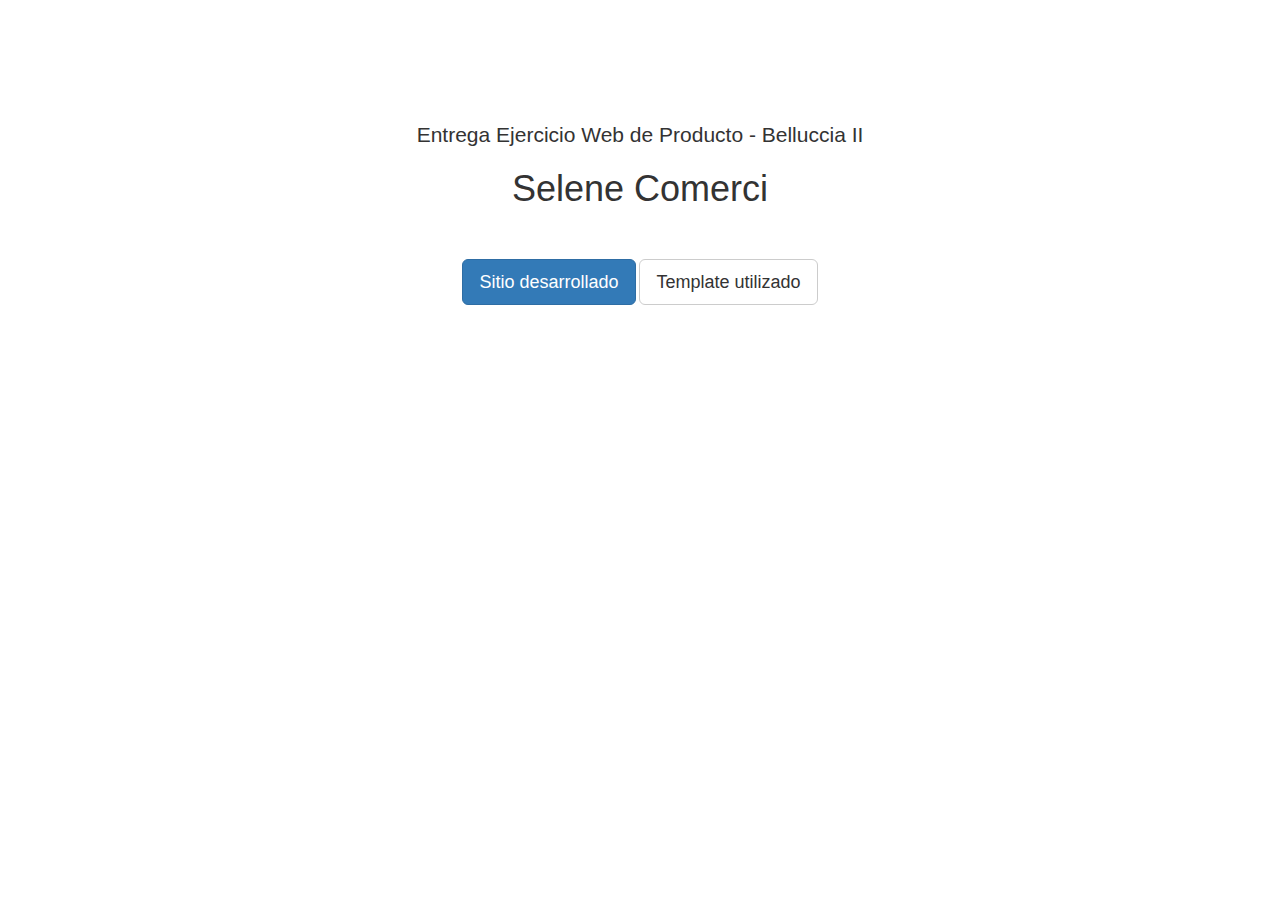
<file: index.html>
<!DOCTYPE html>
<html lang="es">

<head>

    <meta charset="utf-8">
    <meta http-equiv="X-UA-Compatible" content="IE=edge">
    <meta name="viewport" content="width=device-width, initial-scale=1">
    <meta name="description" content="">
    <meta name="author" content="">

    <title>Entrega Web de Producto - Belluccia II</title>

    <link rel="stylesheet" href="https://maxcdn.bootstrapcdn.com/bootstrap/3.3.7/css/bootstrap.min.css" integrity="sha384-BVYiiSIFeK1dGmJRAkycuHAHRg32OmUcww7on3RYdg4Va+PmSTsz/K68vbdEjh4u" crossorigin="anonymous">

</head>

<body>
    <div class="container">

        <div class="row">
            <div class="col-lg-12 text-center" style="margin-top:100px">
                <h2 class="lead">Entrega Ejercicio Web de Producto - Belluccia II</h2>
                <h1>Selene Comerci</h1>
                <p style="margin-top:50px">
                    <a class="btn btn-primary btn-lg" href="./kitchenaid.html" target="_blank">Sitio desarrollado</a> 
                    <a class="btn btn-default btn-lg" href="https://demo.web3canvas.com/themeforest/proland/index_indegogo.html" target="_blank">Template utilizado</a>
                </p>
            </div>
        </div>
    </div>
    
    <script src="https://ajax.googleapis.com/ajax/libs/jquery/1.12.4/jquery.min.js"></script>
    <script src="https://maxcdn.bootstrapcdn.com/bootstrap/3.3.7/js/bootstrap.min.js" integrity="sha384-Tc5IQib027qvyjSMfHjOMaLkfuWVxZxUPnCJA7l2mCWNIpG9mGCD8wGNIcPD7Txa" crossorigin="anonymous"></script>
</body>

</html>
</file>
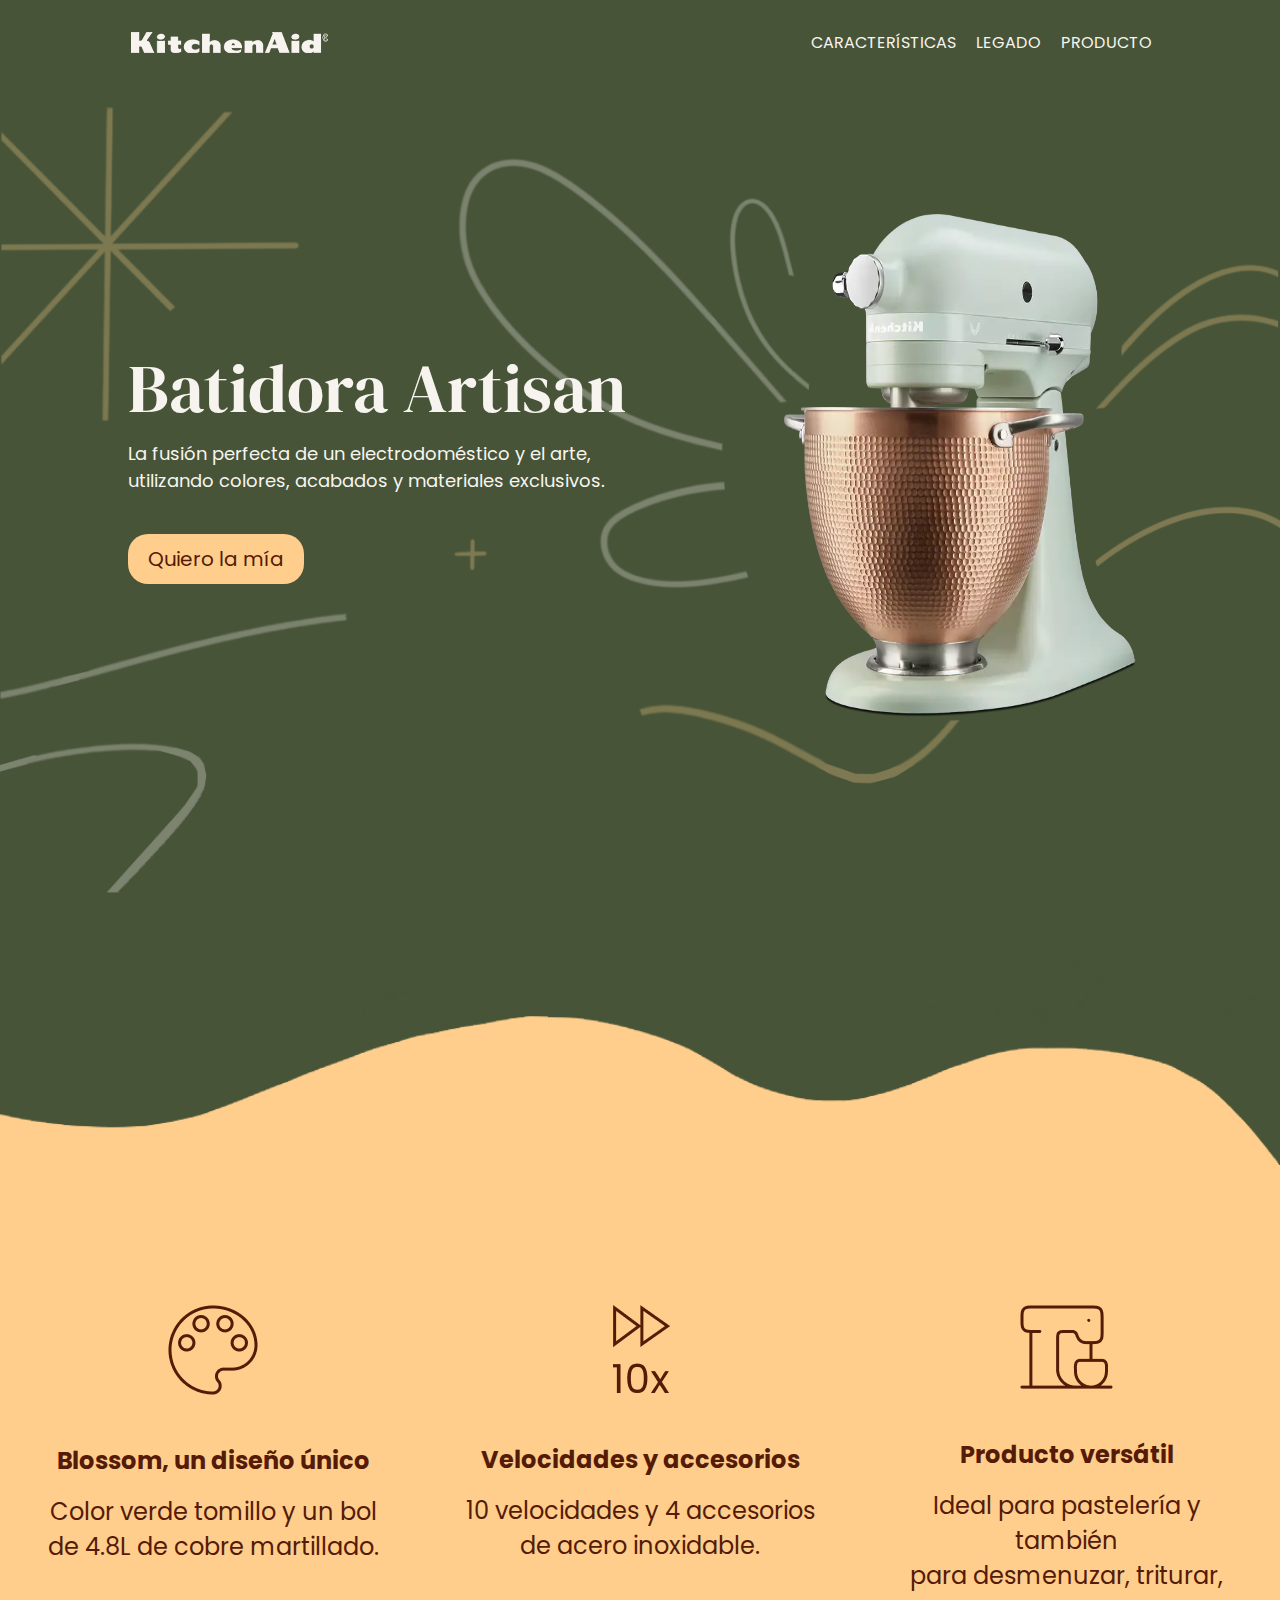
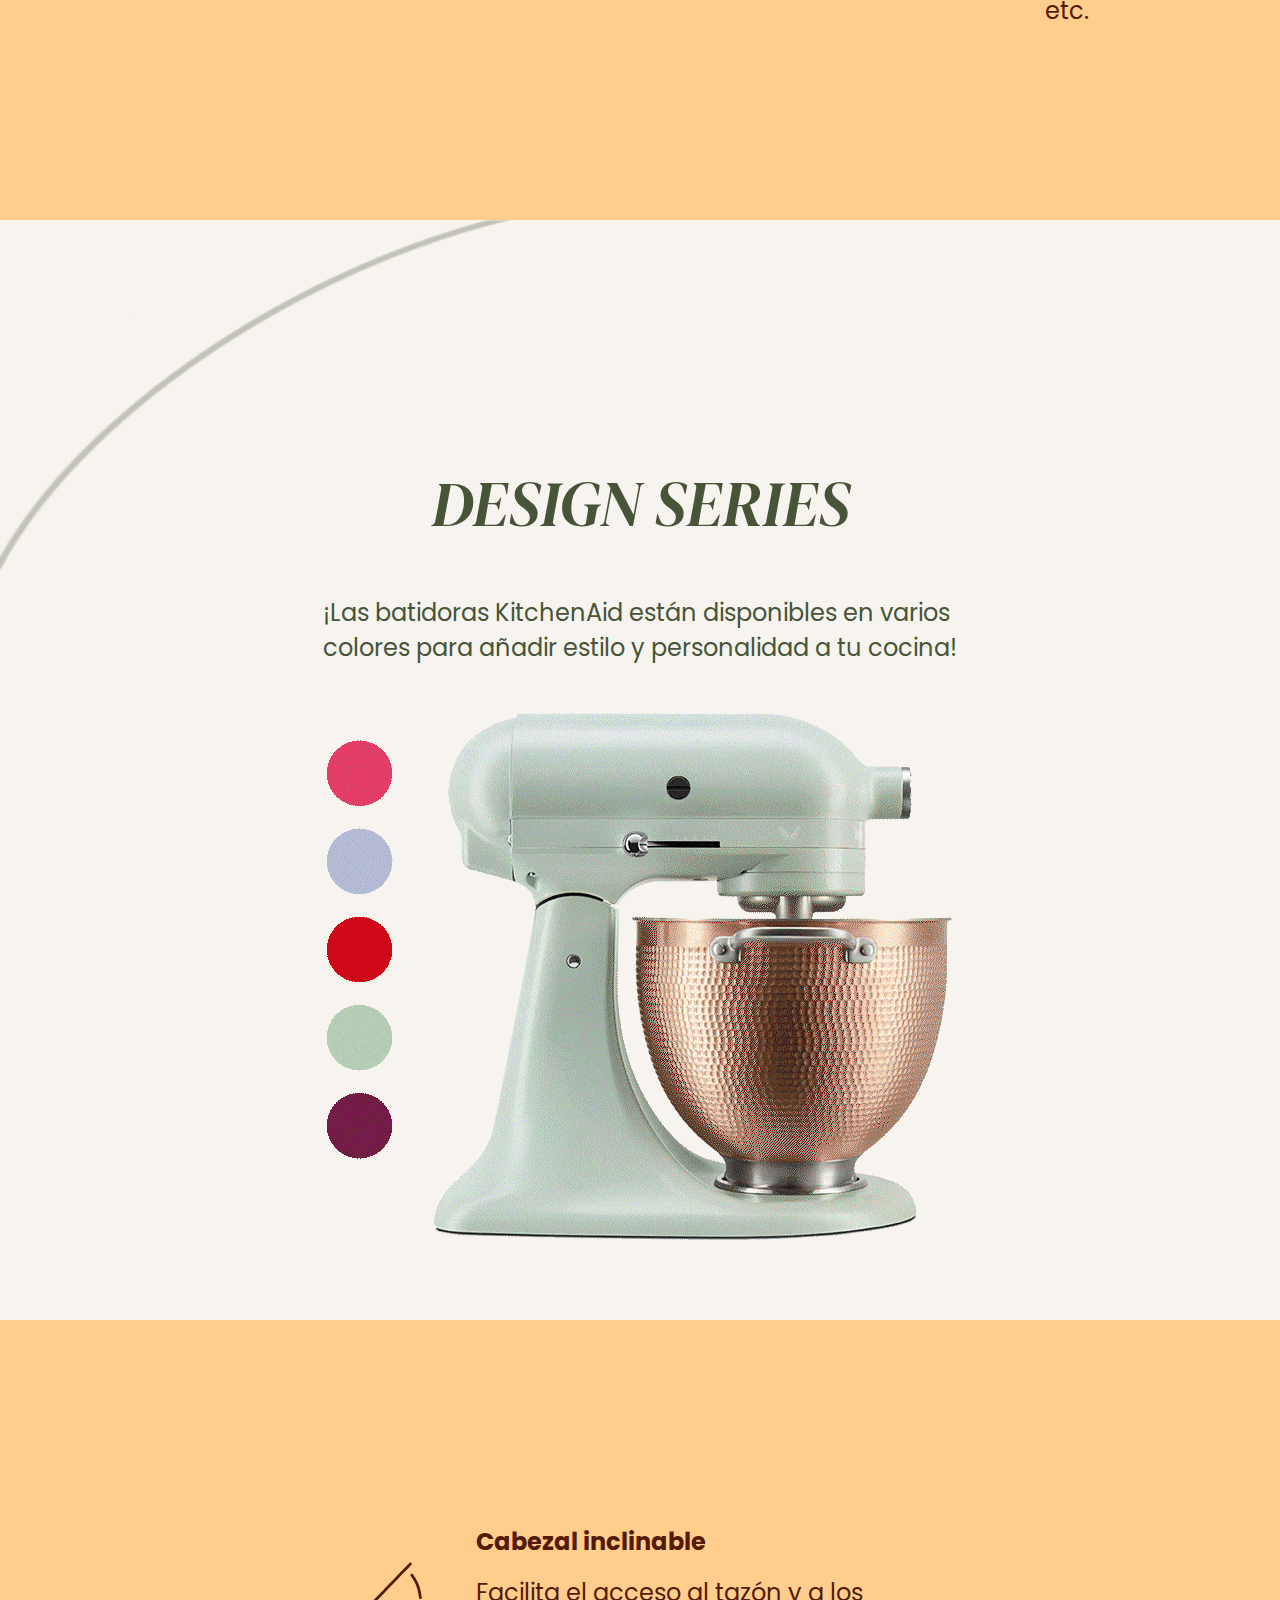
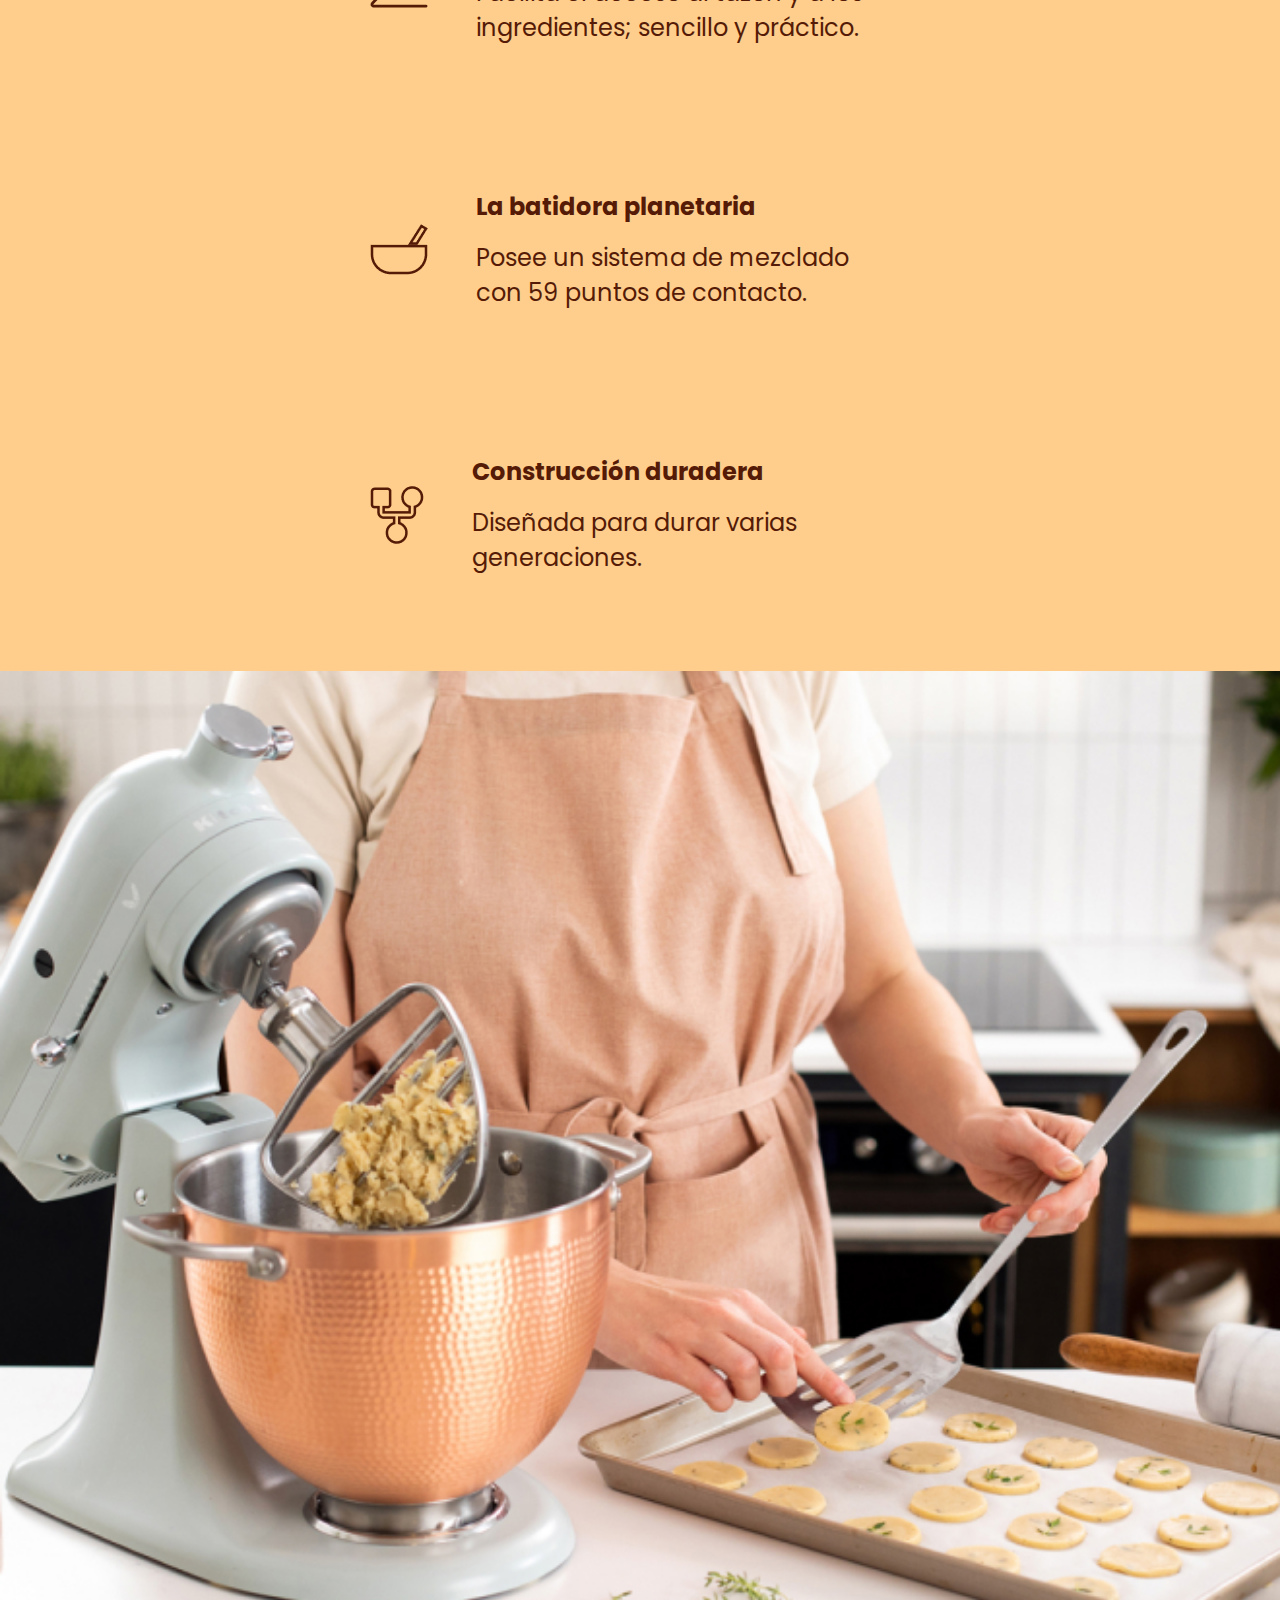
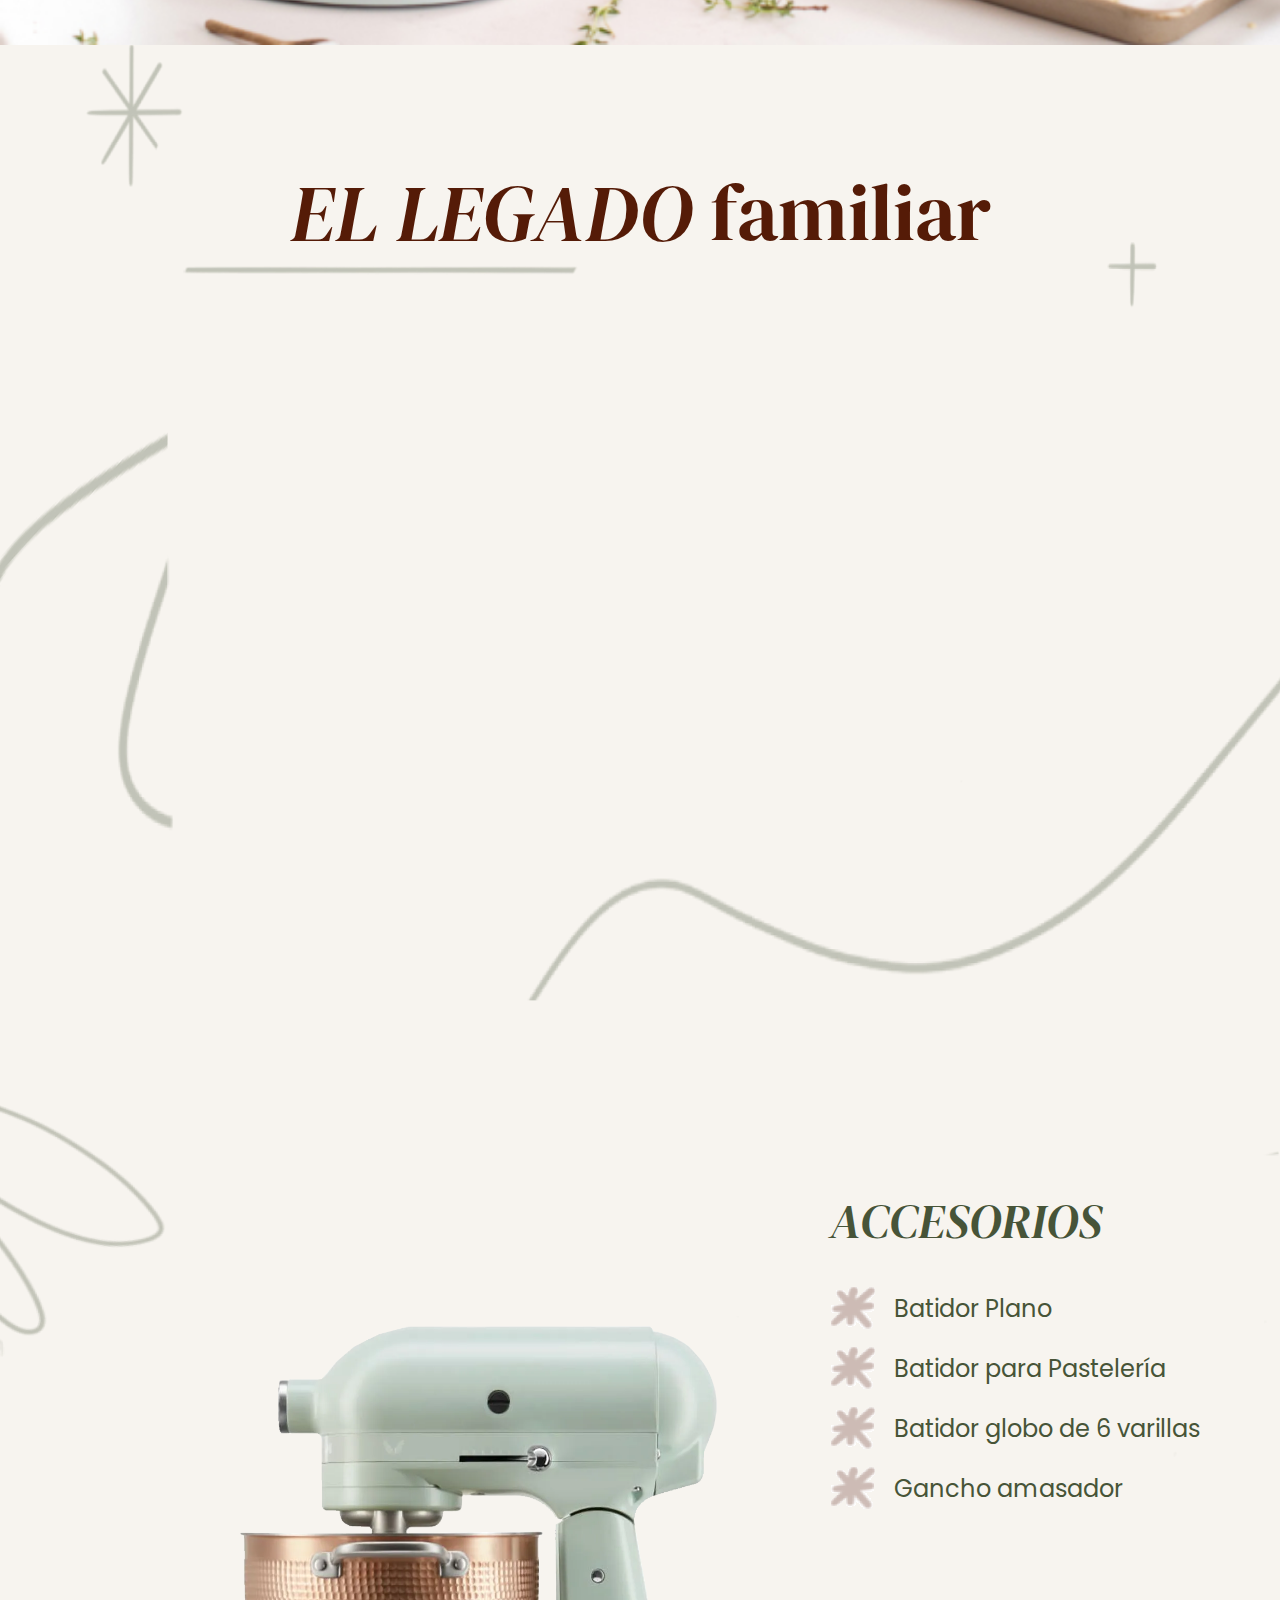
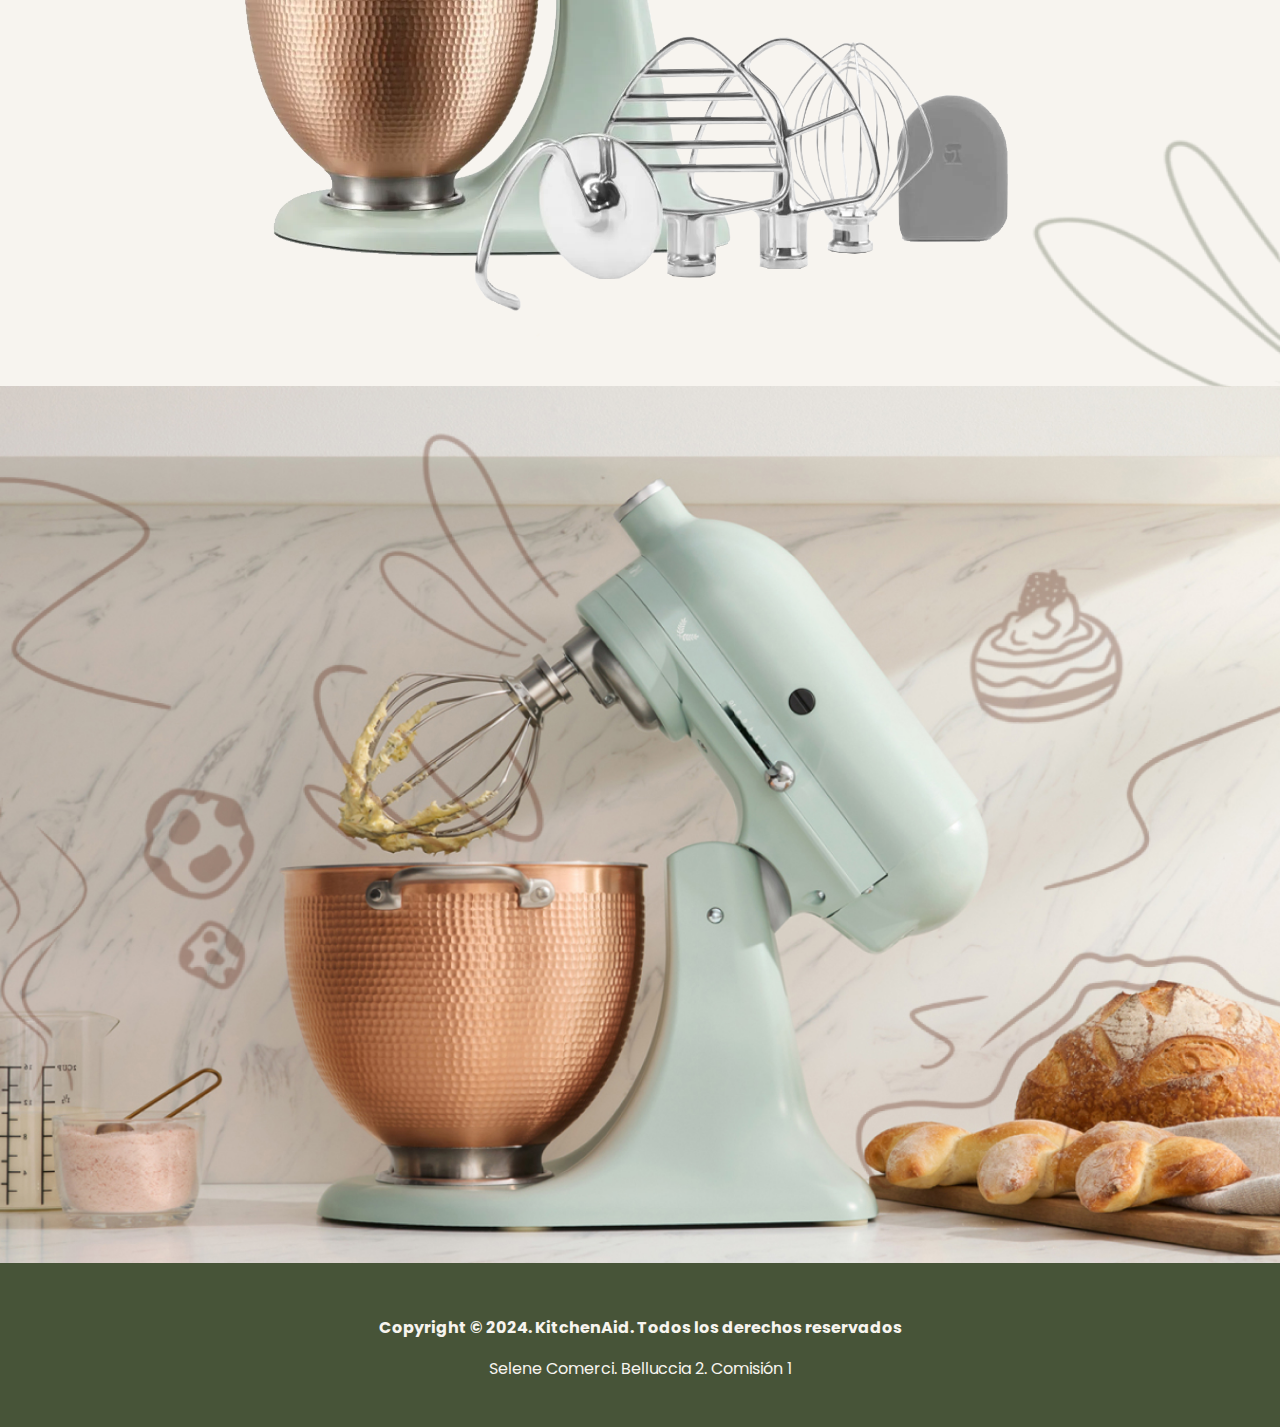
<file: kitchenaid.html>
<!DOCTYPE html>
<html lang="en">
<head>
    <meta charset="UTF-8">
    <meta name="viewport" content="width=device-width, initial-scale=1.0">
    <title>KitchenAid - Batidoras Design Series</title>
    <link rel="stylesheet" href="https://cdn.jsdelivr.net/npm/bootstrap-icons@1.11.3/font/bootstrap-icons.min.css">
    <link rel="stylesheet" href="./css/global.css">
    <link rel="stylesheet" href="./css/nav.css">
    <link rel="stylesheet" href="./css/fase1.css">
    <link rel="stylesheet" href="./css/fase2.css">
    <link rel="stylesheet" href="./css/fase3.css">
    <link rel="stylesheet" href="./css/fase4.css">
    <link rel="stylesheet" href="./css/fase5.css">
    <link rel="stylesheet" href="./css/fase6.css">
    <link rel="stylesheet" href="./css/fase7.css">
    <link rel="stylesheet" href="./css/fase8.css">
</head>
<body id="body">
    <header>
        <a class="" href="#body"><img src="./images/logo-white.png" class="" alt="Logo"></a>
        <button id="abrir-menu" class="abrir-menu"><i class="bi bi-list"></i></button>
        <nav class="nav" id="nav">
            <button id="cerrar-menu" class="cerrar-menu"><i class="bi bi-x"></i></button>
            <ul class="nav-list">
                <li><a href="#caracteristicas">CARACTERÍSTICAS</a></li>
                <li><a href="#legado">LEGADO</a></li>
                <li><a href="#productos">PRODUCTO</a></li>
            </ul>
        </nav>

    </header>


    <div class="fase1">
        <div class="background1">
            <img class="background-verde" src="./images/fondo-verde.png" alt=backgroud">
            <img class="lineas" src="./images/lineas1.png" alt="lineas">
        </div>
        <div class="bloqueBienvenida">
            <div>
                <h1>Batidora Artisan</h1>
                <p>La fusión perfecta de un electrodoméstico y el arte,<br>
                    utilizando colores, acabados y materiales exclusivos.</p>
                <button onclick="window.open('https://www.kitchenaid.com.ar/electrodomesticos/batidoras', '_blank')">Quiero la mía</button>
            </div>
            <img src="./images/producto1.png" alt="">
        </div>
    </div>

    <div class="fase2" id="caracteristicas">
        <div class="ventajas">
            <img src="./images/icon-paleta2.png" alt="">
            <h4>Blossom, un diseño único</h4>
            <p>Color verde tomillo y un bol<br>
                de 4.8L de cobre martillado.</p>
        </div>
        <div class="ventajas">
            <img src="./images/icon-10x2.png" alt="">
            <h4>Velocidades y accesorios</h4>
            <p>10 velocidades y 4 accesorios<br>
                 de acero inoxidable.</p>
        </div>
        <div class="ventajas">
            <img src="./images/icon-batidora2.png" alt="">
            <h4>Producto versátil</h4>
            <p>Ideal para pastelería y también<br>
                 para desmenuzar, triturar, etc.</p>
        </div>
    </div>

    <div class="fase3">
        <img class="background-3" src="./images/linea3-xd.png" alt="">
        <div class="bloqueColores">
            <h1>DESIGN SERIES</h1>
            <p>¡Las batidoras KitchenAid están disponibles en varios<br>
                colores para añadir estilo y personalidad a tu cocina!</p>
            <img src="./images/gif-decentexd3.gif" alt="">
        </div>
    </div>

    <div class="fase4">
        <img class="background-4" src="./images/lineas4.png" alt="">
        <div class="bloqueCaracteristicas">
            <div class="caracteristicas">
                <div>
                    <img src="./images/icon-inclinacion4.png" alt="">
                    <div>
                        <h4>Cabezal inclinable</h4>
                        <p>Facilita el acceso al tazón y a los<br>
                            ingredientes; sencillo y práctico.</p>
                    </div>
                </div>
                <div>
                    <img src="./images/icon-boul4.png" alt="">
                    <div>
                        <h4>La batidora planetaria</h4>
                        <p>Posee un sistema de mezclado<br>
                            con 59 puntos de contacto.</p>
                    </div>
                </div>
                <div>
                    <img src="./images/icon-chota4.png" alt="">
                    <div>
                        <h4>Construcción duradera</h4>
                        <p>Diseñada para durar varias<br>
                            generaciones.</p>
                    </div>
                </div>
            </div>
            <img src="./images/imagen4.jpg" alt="">
        </div>
    </div>

    <div class="fase5" id="legado">
        <img class="background-5" src="./images/lineas5-3.png" alt="">
        <div class="bloqueVideo">
            <h1><em>EL LEGADO</em> <span class="no-italic">familiar</span></h1>
            <iframe width="1200" height="550" src="https://www.youtube.com/embed/-nJGmCfJ7FA?si=nv7ywxMm3xl1lL_F" title="YouTube video player" frameborder="0" allow="accelerometer; autoplay; clipboard-write; encrypted-media; gyroscope; picture-in-picture; web-share" referrerpolicy="strict-origin-when-cross-origin" allowfullscreen></iframe>
        </div>
    </div>

    <div class="fase6" id="productos">
        <img class="background-6" src="./images/lineas6-3.png" alt="">
        <div class="bloqueAccesorios">
            <img class="producto6" src="./images/producto6.png" alt="">
            <div class="accesorios">
                <h1>ACCESORIOS</h1>
                <div>
                    <img src="./images/asterisco.png" alt="">
                    <p>Batidor Plano</p>
                </div>
                <div>
                    <img src="./images/asterisco.png" alt="">
                    <p>Batidor para Pastelería</p>
                </div>
                <div>
                    <img src="./images/asterisco.png" alt="">
                    <p>Batidor globo de 6 varillas</p>
                </div>
                <div>
                    <img src="./images/asterisco.png" alt="">
                    <p>Gancho amasador</p>
                </div>
            </div>
        </div>
    </div>

    <img class="fase7" src="./images/lineas+imagen7.jpg" alt="">

    <footer class="fase8">
        <h4>Copyright © 2024. KitchenAid. Todos los derechos reservados</h4>
        <p>Selene Comerci. Belluccia 2. Comisión 1</p>
    </footer>
    <script src="./js/script.js"></script>
</body>
</html>
</file>
<file: css/global.css>
@import url('https://fonts.googleapis.com/css2?family=Poppins:ital,wght@0,100;0,200;0,300;0,400;0,500;0,600;0,700;0,800;0,900;1,100;1,200;1,300;1,400;1,500;1,600;1,700;1,800;1,900&display=swap');
@import url('https://fonts.googleapis.com/css2?family=DM+Serif+Display:ital@0;1&display=swap');

* {
    margin: 0;
    padding: 0;
    box-sizing: border-box;
}

body {
    background-color: #475438;
}

h1 {
    font-family: "DM Serif Display", serif;
    font-weight: 100 !important;
}

p, h4, a, button {
    font-family: "Poppins", sans-serif;
}
</file>
<file: css/nav.css>
header {
    background-color: #475438;
    color: #F7F4EF;
    padding: 15px 10%;
    position: sticky;
    top: 0;
    z-index: 1000;
    display: flex;
    justify-content: space-between;
    align-items: center;
}

header a {
    display: flex;
    align-items: center;
}

nav {
    display: flex;
    align-items: center;
}

.nav-list {
    background-color: #475438;
    list-style-type: none;
    display: flex;
    gap: 20px;
    margin: 0;
    padding: 0;
    z-index: 1;
}

.nav-list li a {
    color: #F7F4EF;
    text-decoration: none;
}

.nav-list li a:hover {
    color: #FFCE8C;
  }

.abrir-menu, .cerrar-menu {
    background: none;
    border: none;
    color: #F7F4EF;
    font-size: 2em;
    cursor: pointer;
    display: none;
}

.abrir-menu, .cerrar-menu {
    position: absolute;
    top: 50%;
    right: 10%;
    transform: translateY(-50%);
    z-index: 0
}

@media (max-width: 700px) {

    .abrir-menu {
        display: block;
    }

    .nav-list {
        visibility: hidden;
        opacity: 0;
        justify-content: center;
        align-items: center;
        background-color: #475438;
        width: 80%;
        padding: 10px 0 10px 0 ;
        position: absolute;
        top: 100%;
        left: 10%;
        margin-top: 1%;
        border-radius: 5px;
        transform: translateY(-20px);
        transition: transform 0.4s ease, opacity 0.4s ease, visibility 0.4s;
    }

    .nav.active .nav-list {
        visibility: visible;
        opacity: 1;
        transform: translateY(0);
    }

    .nav.active ~ .abrir-menu {
        display: none;
    }

    .nav.active .cerrar-menu {
        display: block;
    }

}


@media (max-width: 450px) {
    .nav-list {
        flex-direction: column; 
    }

    .nav-list li {
        align-items: center; 
    }
}
</file>
<file: css/fase1.css>
.fase1 {
    display: flex;
    flex-direction: column;
    align-items: flex-start;
    position: relative; 
}

.background1 img {
    width: 100vw;
    height: 100vh; 
    position: absolute;
    left: 0;
    z-index: 0;
}

.background1 .background-verde {
    height: 120vh;
}

.bloqueBienvenida {
    margin-top: 12vh;
    margin-left: 10vw;
    z-index: 1;
    display: flex;
    flex-direction: row;
    align-items: center;
}

.bloqueBienvenida div {
    padding-right: 5vw;
    padding-left: 15vw;
    height: auto;
    width: 50vw;
}

.bloqueBienvenida div h1 {
    color: #F7F4EF;
    font-size: 68px;
    margin-bottom: 5px;
}

.bloqueBienvenida div p {
    color: #F7F4EF;
    font-size: 18px;
    margin-bottom: 20px;
}

.bloqueBienvenida div button {
    background-color: #FFCE8C;
    color: #551B07;
    border: none;
    font-size: 20px;
    cursor: pointer;
    border-radius: 20px;
    padding: 10px 20px;
    margin-top: 20px;
}

.bloqueBienvenida img {
    width: 30vw;
    height: 60vh;
}

.bloqueBienvenida h1,
.bloqueBienvenida p,
.bloqueBienvenida button {
    margin: 5px 0;
}

@media (max-width: 1730px) {
    .bloqueBienvenida div {
        padding-right: 0;
        padding-left: 0;
        height: auto;
        width: 50vw;
    }
}

@media (max-width: 1100px) {
    
    .bloqueBienvenida {
        margin-top: 5vh;
        margin-left: 0;
        margin-right: 0;
        z-index: 1;
        display: flex;
        flex-direction: column;
        align-items: center;
        width: 100%;
        padding: 0 15vw;
        box-sizing: border-box;
    }

    .bloqueBienvenida div {
        padding-right: 0;
        padding-left: 0;
        height: auto;
        width: 100%;
        display: flex;
        flex-direction: column;
        align-items: center;
    }
    
    .bloqueBienvenida div h1 {
        color: #F7F4EF;
        font-size: 4rem;
        margin-bottom: 5px;
    }
    
    .bloqueBienvenida div p {
        color: #F7F4EF;
        font-size: 1.2rem;
        text-align: center;
        margin-bottom: 20px;
    }

    .bloqueBienvenida div button {
        background-color: #FFCE8C;
        color: #551B07;
        border: none;
        font-size: 2rem;
        cursor: pointer;
        border-radius: 20px;
        padding: 10px 20px;
        margin-top: 20px; 
    }

    .bloqueBienvenida img {
        width: auto;
        height: 50vh;
    }

    .background1 .background-verde {
        height: 130%;
    }

    .lineas {
        display: none;
    }

}

@media (max-width: 700px) {

    .bloqueBienvenida {
        margin: 0;
        padding: 0;
    }
    
    .bloqueBienvenida div h1 {
        font-size: 3rem;
    }
    
    .bloqueBienvenida div p {
        font-size: 1rem;
    }

    .bloqueBienvenida div button {
        font-size: 1.4rem;
    }
}

@media (max-width: 430px) {

    .bloqueBienvenida div {
        padding: 1rem;
    }

    .bloqueBienvenida div h1 {
        font-size: 2rem;
    }
    
    .bloqueBienvenida div p {
        padding: 1rem;
        margin-bottom: 1rem;
        font-size: 0.9rem;
    }

    .bloqueBienvenida div button {
        font-size: 1rem;
    }
}
</file>
<file: css/fase2.css>
.fase2 {
    background-color: #FFCE8C;
    height: auto;
    padding-top: 60vh;
    display: flex;
    flex-wrap: wrap;
    justify-content: center;
    padding-bottom: 10rem;
}

.ventajas {
    display: flex;
    flex-direction: column; 
    align-items: center;
    margin: 2rem;
    font-size: 16px;
    flex: 1 1 200px;
    max-width: 400px;
    color: #551B07;
}

.ventajas img {
    max-width: 100%;
    height: auto;
}

.ventajas h4 {
    padding: 3rem 0px 1rem 0px;
}

.ventajas h4, 
.ventajas p {
    text-align: center;
    font-size: 1.5rem;
}
</file>
<file: css/fase3.css>
.fase3 {
    background-color: #F7F4EF;
    display: flex;
    flex-direction: column;
    justify-content: center;
    align-items: center;
    position: relative;
    height: 100%;
    padding-bottom: 5rem;
}

.background-3 {
    width: 40vw;
    height: 40vh;
    position: absolute;
    top: 0;
    left: 0;
    z-index: 0;
}

.bloqueColores {
    z-index: 1;
    display: flex;
    flex-direction: column;
    align-items: center;
    color: #475438;
    padding-top: 15rem;
}

.bloqueColores h1{
    margin-bottom: 3rem;
    font-size: 4rem;
    font-style: italic;
}

.bloqueColores p {
    margin-bottom: 3rem;
    font-size: 1.5rem;
}

@media (max-width: 1100px) {

    .bloqueColores img {
        width: 90%;
        height: 90%;
    }

    .bloqueColores h1 {
        font-size: 3rem;
    }

    .bloqueColores p {
        font-size:1rem;
    }
}

@media (max-width: 500px) {

    .bloqueColores h1 {
        font-size: 2rem;
    }

    .bloqueColores p {
        font-size: .8rem;
    }
}
</file>
<file: css/fase4.css>
.fase4 {
    background-color: #FFCE8C;
    display: flex;
    flex-direction: column;
    justify-content: center;
    align-items: center;
    position: relative;
    height: auto;
    padding-bottom: 5rem;
}

.background-4 {
    width: 100vw;
    height: 118vh;
    position: absolute;
    top: 0;
    left: 0;
    z-index: 1;
}

.bloqueCaracteristicas {
    margin-top: 12vh;
    width: 100%;
    display: flex;
    flex-direction: row;
    align-items: center;
}

.bloqueCaracteristicas img:last-child {
    margin-left: auto;
    display: block;
    height: 80%;
    width: 50%;
}

.caracteristicas {
    margin-left: auto;
    z-index: 2;
}

.caracteristicas div {
    display: flex;
    flex-direction: row;
    align-items: center;
    justify-items: center;
    margin: 3rem;
    color: #551B07;
}

.caracteristicas div div {
    flex-direction: column;
    align-items: start;
    font-size: 1.5rem;
}

.caracteristicas div div h4 {
    margin-bottom: 1rem;
}

.caracteristicas div img {
    right: 0;
}

@media (max-width: 1300px) {

    .fase4 {
        padding-bottom: 0;
    }

    .background-4 {
        display: none;
    }

    .bloqueCaracteristicas {
        flex-direction: column;
    }

    .bloqueCaracteristicas img:last-child {
        position: relative;
        width: 100%;
        margin-bottom: 0;
    }

    .caracteristicas {
        margin-left: 0;
    }

}
</file>
<file: css/fase5.css>
.fase5 {
    background-color: #F7F4EF;
    display: flex;
    flex-direction: column;
    justify-content: center;
    align-items: center;
    position: relative;
    height: auto;
}

.background-5 {
    width: 100vw;
    height: 60rem;
    position: absolute;
    top: 0;
    left: 0;
    z-index: 0;
}

.bloqueVideo {
    z-index: 1;
    margin-bottom: 10rem;
}

.bloqueVideo h1 {
    margin-top: 5rem;
    padding-bottom: 3rem;
    font-size: 7rem;
    color: #551B07;
    font-style: italic;
}

.no-italic {
    font-style: normal;
}

.bloqueVideo iframe {
    margin-bottom: 7rem;
    height: 55vh;
    width: 70vw;
}

@media (max-width: 1450px) {
    .bloqueVideo h1 {
        margin-top: 7rem;
        font-size: 5rem;
    }

    .bloqueVideo iframe {
        height: 55vh;
        width: 100%;
    }
}

@media (max-width: 1000px) {

    .bloqueVideo h1 {
        text-align: center;
        margin-top: 6rem;
        font-size: 4rem;
    }

    .background-5 {
        height: 50rem;
    }
    
}

@media (max-width: 800px) {

    .background-5 {
        display: none;
        margin-bottom: 0;
    }

    .bloqueVideo {
        margin-bottom: 0;
    }
}
</file>
<file: css/fase6.css>
.fase6 {
    background-color: #F7F4EF;
    display: flex;
    flex-direction: column;
    position: relative;
    height: 100vh;
}

.background-6 {
    width: 100vw;
    height: 100vh;
    position: absolute;
    top: 0;
    left: 0;
    z-index: 0;
}

.bloqueAccesorios {
    z-index: 1;
    display: flex;
    justify-content: flex-end;
}

.producto6 {
    position: absolute;
    top: 15rem;
    left: 15rem;
    width: 60%;
    height: 65%;
    z-index: 1;
}

.accesorios {
    color: #475438;
    position: relative;
    z-index: 2;
    padding-right: 20%;
    padding-top: 8vw;
    text-align: left;
    font-size: 1.5rem;
}

.accesorios h1 {
    margin-bottom: 2rem;
    font-style: italic;
}

.accesorios div {
    display: flex;
    flex-direction: row;
    justify-items: center;
    margin-top: 1rem;
}

.accesorios div p {
    margin-top: 5px;
    margin-left: 1rem;
}

@media (max-width: 1500px) {
    .accesorios {
        padding-right: 5rem;
    }
}

@media (max-width: 1150px) {
    .producto6 {
        top: 15rem;
        left: 5rem;
    }
    
}

@media (max-width: 880px) {

    .fase6 {
        height: 100%;
    }

    .background-6 {
        height: 100%;
    }

    .accesorios {
        padding-right: 0;
    }

    .producto6 {
        position: relative;
        width: 80%;
        height: auto;
        top: 0;
        left: 0;

        margin-top: 5rem;
        margin-bottom: 1rem;
    }

    .bloqueAccesorios {
        display: flex;
        justify-content: center;
        align-items: center;
        flex-direction: column-reverse;
        margin-top: 10rem;
    }
}
</file>
<file: css/fase7.css>
.fase7 {
    width: 100%;
    height: 100%;
}
</file>
<file: css/fase8.css>
.fase8 {
    height: 10rem;
    width: 100%;

    background-color: #475438;
    color: #F7F4EF;

    display: flex;
    flex-direction: column;
    text-align: center;
}

.fase8 h4 {
    padding: 1rem;
    margin-top: 2rem;
}
</file>
